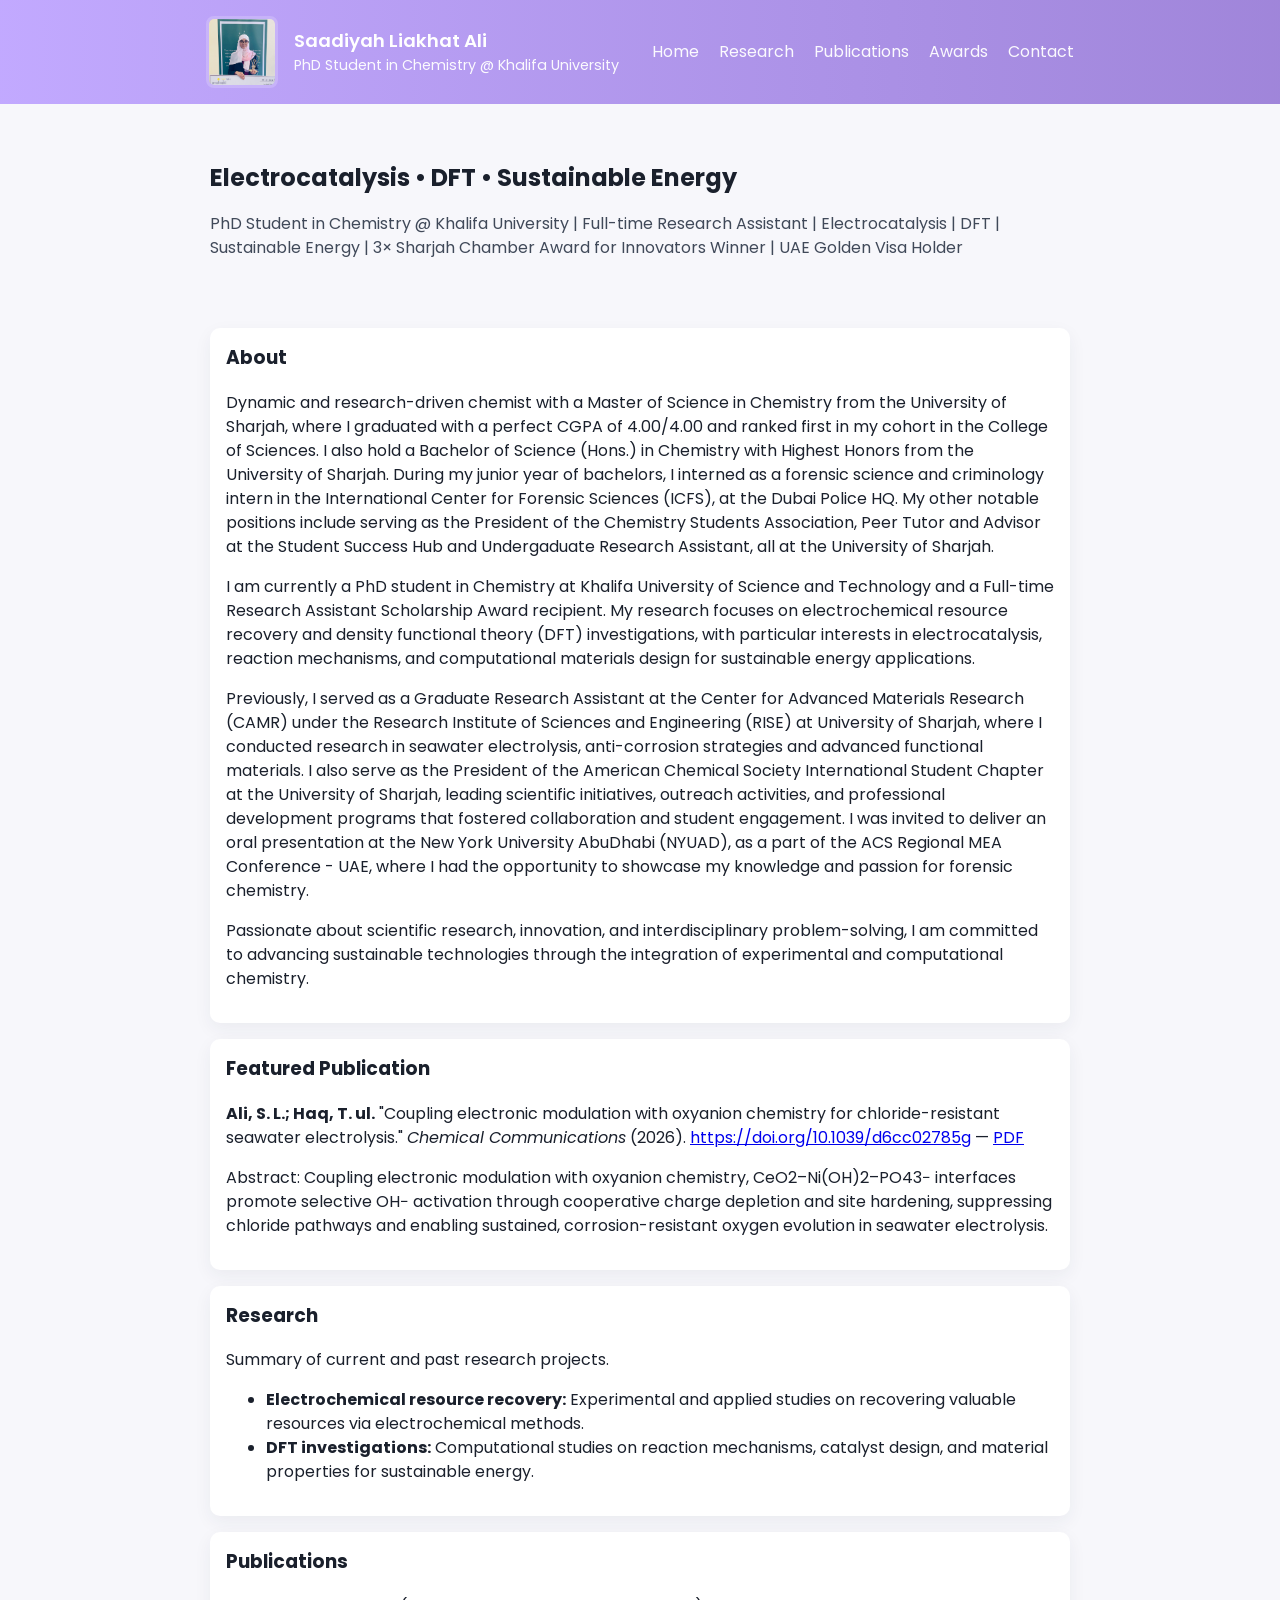
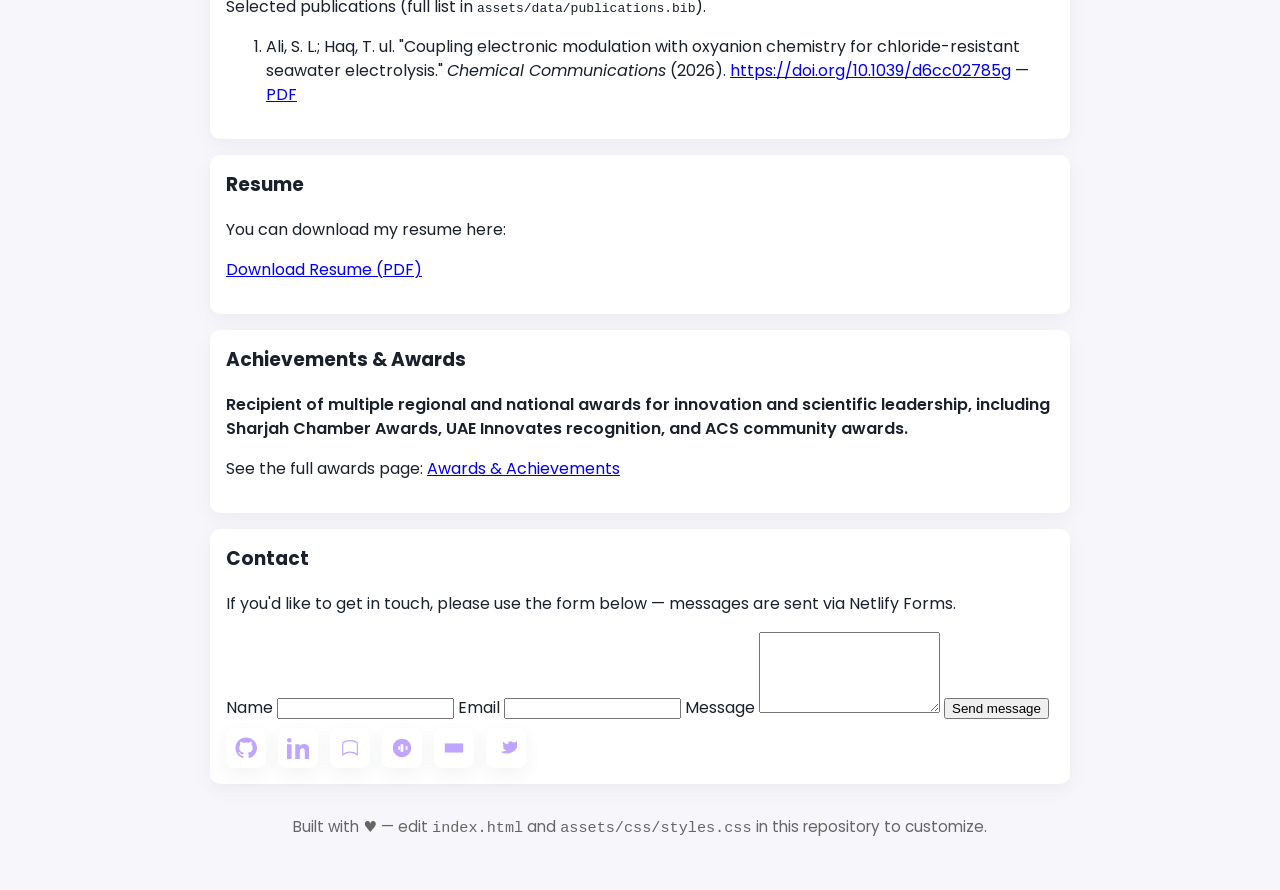
<file: index.html>
<!doctype html>
<html lang="en">
<head>
  <meta charset="utf-8" />
  <meta name="viewport" content="width=device-width, initial-scale=1" />
  <title>Saadiyah Liakhat Ali — Research & Portfolio</title>
  <meta name="description" content="Saadiyah Liakhat Ali — PhD Student in Chemistry. Research in electrocatalysis, DFT, and sustainable energy." />
  <!-- Google Font -->
  <link href="https://fonts.googleapis.com/css2?family=Poppins:wght@300;400;600;700&display=swap" rel="stylesheet">
  <link rel="stylesheet" href="/assets/css/styles.css">
</head>
<body>
  <header class="site-header">
    <div class="container header-inner">
      <div class="brand">
        <img src="/saadiyah.JPG?v=2" alt="Saadiyah Liakhat Ali" class="avatar" />
        <div>
          <h1 class="site-title">Saadiyah Liakhat Ali</h1>
          <p class="subtitle">PhD Student in Chemistry @ Khalifa University</p>
        </div>
      </div>

      <nav class="nav">
        <a href="/index.html">Home</a>
        <a href="#research">Research</a>
        <a href="#publications">Publications</a>
        <a href="/awards.html">Awards</a>
        <a href="#contact">Contact</a>
      </nav>
    </div>
  </header>

  <main class="container">
    <section id="hero" class="hero">
      <h2>Electrocatalysis • DFT • Sustainable Energy</h2>
      <p class="lead">PhD Student in Chemistry @ Khalifa University | Full-time Research Assistant | Electrocatalysis | DFT | Sustainable Energy | 3× Sharjah Chamber Award for Innovators Winner | UAE Golden Visa Holder</p>
    </section>

    <section id="about" class="card">
      <h3>About</h3>
      <p>Dynamic and research-driven chemist with a Master of Science in Chemistry from the University of Sharjah, where I graduated with a perfect CGPA of 4.00/4.00 and ranked first in my cohort in the College of Sciences. I also hold a Bachelor of Science (Hons.) in Chemistry with Highest Honors from the University of Sharjah. During my junior year of bachelors, I interned as a forensic science and criminology intern in the International Center for Forensic Sciences (ICFS), at the Dubai Police HQ. My other notable positions include serving as the President of the Chemistry Students Association, Peer Tutor and Advisor at the Student Success Hub and Undergaduate Research Assistant, all at the University of Sharjah.</p>

      <p>I am currently a PhD student in Chemistry at Khalifa University of Science and Technology and a Full-time Research Assistant Scholarship Award recipient. My research focuses on electrochemical resource recovery and density functional theory (DFT) investigations, with particular interests in electrocatalysis, reaction mechanisms, and computational materials design for sustainable energy applications.</p>

      <p>Previously, I served as a Graduate Research Assistant at the Center for Advanced Materials Research (CAMR) under the Research Institute of Sciences and Engineering (RISE) at University of Sharjah, where I conducted research in seawater electrolysis, anti-corrosion strategies and advanced functional materials. I also serve as the President of the American Chemical Society International Student Chapter at the University of Sharjah, leading scientific initiatives, outreach activities, and professional development programs that fostered collaboration and student engagement. I was invited to deliver an oral presentation at the New York University AbuDhabi (NYUAD), as a part of the ACS Regional MEA Conference - UAE, where I had the opportunity to showcase my knowledge and passion for forensic chemistry.</p>

      <p>Passionate about scientific research, innovation, and interdisciplinary problem-solving, I am committed to advancing sustainable technologies through the integration of experimental and computational chemistry.</p>
    </section>

    <section id="featured-publication" class="card">
      <h3>Featured Publication</h3>
      <p><strong>Ali, S. L.; Haq, T. ul.</strong> "Coupling electronic modulation with oxyanion chemistry for chloride-resistant seawater electrolysis." <em>Chemical Communications</em> (2026). <a href="https://doi.org/10.1039/d6cc02785g" target="_blank">https://doi.org/10.1039/d6cc02785g</a> — <a href="https://pubs.rsc.org/cc/article-pdf/doi/10.1039/d6cc02785g/13614329/d6cc02785g.pdf" target="_blank">PDF</a></p>
      <p>Abstract: Coupling electronic modulation with oxyanion chemistry, CeO2–Ni(OH)2–PO43− interfaces promote selective OH− activation through cooperative charge depletion and site hardening, suppressing chloride pathways and enabling sustained, corrosion-resistant oxygen evolution in seawater electrolysis.</p>
    </section>

    <section id="research" class="card">
      <h3>Research</h3>
      <p>Summary of current and past research projects.</p>
      <ul>
        <li><strong>Electrochemical resource recovery:</strong> Experimental and applied studies on recovering valuable resources via electrochemical methods.</li>
        <li><strong>DFT investigations:</strong> Computational studies on reaction mechanisms, catalyst design, and material properties for sustainable energy.</li>
      </ul>
    </section>

    <section id="publications" class="card">
      <h3>Publications</h3>
      <p>Selected publications (full list in <code>assets/data/publications.bib</code>).</p>
      <ol>
        <li>
          Ali, S. L.; Haq, T. ul. "Coupling electronic modulation with oxyanion chemistry for chloride-resistant seawater electrolysis." <em>Chemical Communications</em> (2026). <a href="https://doi.org/10.1039/d6cc02785g">https://doi.org/10.1039/d6cc02785g</a> — <a href="https://pubs.rsc.org/cc/article-pdf/doi/10.1039/d6cc02785g/13614329/d6cc02785g.pdf" target="_blank">PDF</a>
        </li>
      </ol>
    </section>

    <section id="resume" class="card">
      <h3>Resume</h3>
      <p>You can download my resume here:</p>
      <p><a href="/assets/saadiyah_resume.pdf" download>Download Resume (PDF)</a></p>
    </section>

    <section id="achievements" class="card">
      <h3>Achievements & Awards</h3>
      <p class="award-summary">Recipient of multiple regional and national awards for innovation and scientific leadership, including Sharjah Chamber Awards, UAE Innovates recognition, and ACS community awards.</p>
      <p>See the full awards page: <a href="/awards.html">Awards & Achievements</a></p>
    </section>

    <section id="contact" class="card contact-card">
      <h3>Contact</h3>
      <p>If you'd like to get in touch, please use the form below — messages are sent via Netlify Forms.</p>

      <form name="contact" method="POST" data-netlify="true">
        <input type="hidden" name="form-name" value="contact">

        <label for="name">Name</label>
        <input type="text" id="name" name="name" required />

        <label for="email">Email</label>
        <input type="email" id="email" name="email" required />

        <label for="message">Message</label>
        <textarea id="message" name="message" rows="5" required></textarea>

        <button type="submit" class="btn">Send message</button>
      </form>

      <div class="social-icons" aria-label="Social links">
        <a href="https://github.com/saadiyah678" target="_blank" rel="noopener" title="GitHub">
          <!-- github icon -->
          <svg width="22" height="22" viewBox="0 0 24 24" fill="currentColor" xmlns="http://www.w3.org/2000/svg" aria-hidden="true">
            <path d="M12 .5C5.648.5.5 5.648.5 12c0 5.086 3.292 9.396 7.865 10.918.575.106.785-.25.785-.556 0-.274-.01-1-.016-1.958-3.2.696-3.876-1.543-3.876-1.543-.523-1.33-1.277-1.685-1.277-1.685  -1.043-.712.08-.698.08-.698 1.153.08 1.76 1.185 1.76 1.185 1.025 1.754 2.689 1.247 3.345.954.104-.742.402-1.247.731-1.534-2.555-.29-5.244-1.277-5.244-5.676 0-1.253.447-2.277 1.183-3.081-.119-.29-.513-1.45.112-3.023 0 0 .964-.309 3.16 1.176.917-.255 1.902-.382 2.881-.387.98.005 1.965.132 2.884.387 2.195-1.486 3.158-1.176 3.158-1.176.628 1.573.234 2.733.115 3.023.739.804 1.182 1.828 1.182 3.081 0 4.41-2.693 5.381-5.257 5.668.414.356.783 1.057.783 2.128 0 1.536-.014 2.776-.014 3.153 0 .31.208.668.791.555C20.71 21.394 24 17.084 24 12c0-6.352-5.148-11.5-12-11.5z"/>
          </svg>
        </a>

        <a href="https://www.linkedin.com/in/saadiyah-liakhat-ali-87bb34242" target="_blank" rel="noopener" title="LinkedIn">
          <!-- linkedin icon -->
          <svg width="22" height="22" viewBox="0 0 24 24" fill="currentColor" xmlns="http://www.w3.org/2000/svg" aria-hidden="true">
            <path d="M4.98 3.5C4.98 4.88 3.86 6 2.48 6S0 4.88 0 3.5 1.12 1 2.48 1s2.5 1.12 2.5 2.5zM0 8h4.96v16H0V8zM8.98 8h4.76v2.16h.07c.66-1.25 2.27-2.56 4.67-2.56 5 0 5.92 3.29 5.92 7.57V24h-5v-7.5c0-1.79-.03-4.1-2.5-4.1-2.5 0-2.88 1.95-2.88 3.98V24h-5V8z"/>
          </svg>
        </a>

        <a href="https://scholar.google.com/citations?user=HOV-SKAAAAAJ&hl=en" target="_blank" rel="noopener" title="Google Scholar">
          <!-- scholar icon (book) -->
          <svg width="22" height="22" viewBox="0 0 24 24" fill="none" xmlns="http://www.w3.org/2000/svg" stroke="currentColor" aria-hidden="true">
            <path d="M4 19.5C4 19.5 7 16.5 12 16.5s8 3 8 3V6.5S17 4 12 4 4 6.5 4 6.5v13z" stroke-width="1.2" stroke-linecap="round" stroke-linejoin="round"/>
          </svg>
        </a>

        <a href="https://orcid.org/0009-0006-7501-6375" target="_blank" rel="noopener" title="ORCID">
          <!-- orcid icon -->
          <svg width="22" height="22" viewBox="0 0 24 24" fill="currentColor" xmlns="http://www.w3.org/2000/svg" aria-hidden="true">
            <path d="M12 2C6.477 2 2 6.477 2 12s4.477 10 10 10 10-4.477 10-10S17.523 2 12 2zm-1.5 6h3v8h-3V8zM8 10h2v4H8v-4zm8 0h2v4h-2v-4z"/>
          </svg>
        </a>

        <a href="https://www.researchgate.net/profile/Saadiyah-Liakhat-Ali-2/research" target="_blank" rel="noopener" title="ResearchGate">
          <!-- researchgate icon (RG) -->
          <svg width="22" height="22" viewBox="0 0 24 24" fill="currentColor" xmlns="http://www.w3.org/2000/svg" aria-hidden="true">
            <path d="M2 7h20v10H2z"/>
          </svg>
        </a>

        <a href="https://bsky.app/profile/saadiyah-ali.bsky.social" target="_blank" rel="noopener" title="Bluesky">
          <!-- bluesky icon (bird) -->
          <svg width="22" height="22" viewBox="0 0 24 24" fill="currentColor" xmlns="http://www.w3.org/2000/svg" aria-hidden="true">
            <path d="M22 5.9c-.6.3-1.2.5-1.9.6.7-.4 1.2-1 1.5-1.7-.6.4-1.3.6-2.1.8C18.9 4.9 17.9 4.5 17 4.5c-1.5 0-2.7 1.2-2.7 2.7 0 .2 0 .5.1.7-2.2-.1-4.2-1.1-5.5-2.6-.2.4-.3.8-.3 1.2 0 1 .5 1.9 1.3 2.4-.5 0-1-.2-1.4-.4v.1c0 1.3.9 2.4 2.1 2.6-.4.1-.9.1-1.3.1-.3 0-.6 0-.9-.1.6 1.8 2.3 3.1 4.3 3.1-1.6 1.2-3.5 1.9-5.6 1.9-.4 0-.8 0-1.2-.1 2 1.3 4.4 2 6.9 2 8.3 0 12.8-6.9 12.8-12.9 0-.2 0-.4 0-.6.9-.6 1.6-1.3 2.2-2.1-.8.4-1.7.7-2.6.8z"/>
          </svg>
        </a>

      </div>
    </section>

    <footer class="site-footer">
      <p>Built with ♥ — edit <code>index.html</code> and <code>assets/css/styles.css</code> in this repository to customize.</p>
    </footer>
  </main>

</body>
</html>
</file>
<file: assets/css/styles.css>
/* Simple responsive styles for the portfolio (updated: purple accent, Google font) */
:root{
  --bg:#f7f7fb;
  --card:#ffffff;
  --accent:#BFA5FF; /* light purple */
  --text:#1a202c;
}
*{box-sizing:border-box}
body{font-family:'Poppins',system-ui,-apple-system,Segoe UI,Roboto,'Helvetica Neue',Arial;line-height:1.5;color:var(--text);background:var(--bg);margin:0}
.container{max-width:900px;margin:0 auto;padding:1.25rem}
.site-header{background:linear-gradient(90deg, rgba(191,165,255,0.95), rgba(155,127,216,0.95));color:#fff}
.site-header .container{display:flex;align-items:center;justify-content:space-between;padding:1rem}
.header-inner{display:flex;align-items:center;justify-content:space-between}
.brand{display:flex;align-items:center;gap:1rem}
.avatar{width:72px;height:72px;border-radius:8px;object-fit:cover;border:3px solid rgba(255,255,255,0.18)}
.site-title{margin:0;font-size:1.15rem;font-weight:600}
.subtitle{margin:0;font-size:.9rem;opacity:0.95}
.nav a{color:rgba(255,255,255,0.95);margin-left:1rem;text-decoration:none}
.hero{padding:2.25rem 0}
.hero h2{margin:0 0 .5rem;font-size:1.5rem}
.lead{color:#2d3748;opacity:0.9}
.card{background:var(--card);padding:1rem;border-radius:10px;margin:1rem 0;box-shadow:0 6px 18px rgba(36,47,60,0.06)}
.card h3{margin-top:0}
.site-footer{text-align:center;color:#666;margin:2rem 0;font-size:.95rem}
.contact-card .social-icons{display:flex;gap:0.75rem;margin-top:0.5rem}
.contact-card a{display:inline-flex;align-items:center;justify-content:center;width:40px;height:40px;background:var(--card);border-radius:8px;color:var(--accent);text-decoration:none;box-shadow:0 6px 18px rgba(36,47,60,0.06)}
.contact-card a svg{display:block}

/* Awards page styles */
.award-summary{font-weight:600;margin-bottom:0.75rem}
.awards-grid{display:grid;grid-template-columns:repeat(auto-fit,minmax(220px,1fr));gap:1rem}
.awards-list{display:flex;flex-direction:column;gap:0.75rem}
.award-card{background:linear-gradient(180deg,rgba(255,255,255,1),rgba(249,249,252,1));padding:0.9rem;border-radius:10px;border-left:4px solid var(--accent)}
.award-card h4{margin:0 0 0.35rem 0;font-size:1rem}
.award-card.featured{border-left-width:6px;box-shadow:0 10px 30px rgba(191,165,255,0.12);transform:translateY(0)}
.muted{color:#666}

@media (max-width:800px){
  .site-header .container{flex-direction:column;align-items:flex-start}
  .nav{margin-top:.5rem}
  .nav a{margin-left:0;margin-right:1rem}
}
@media (max-width:420px){
  .avatar{width:56px;height:56px}
  .container{padding:0.75rem}
}
</file>
